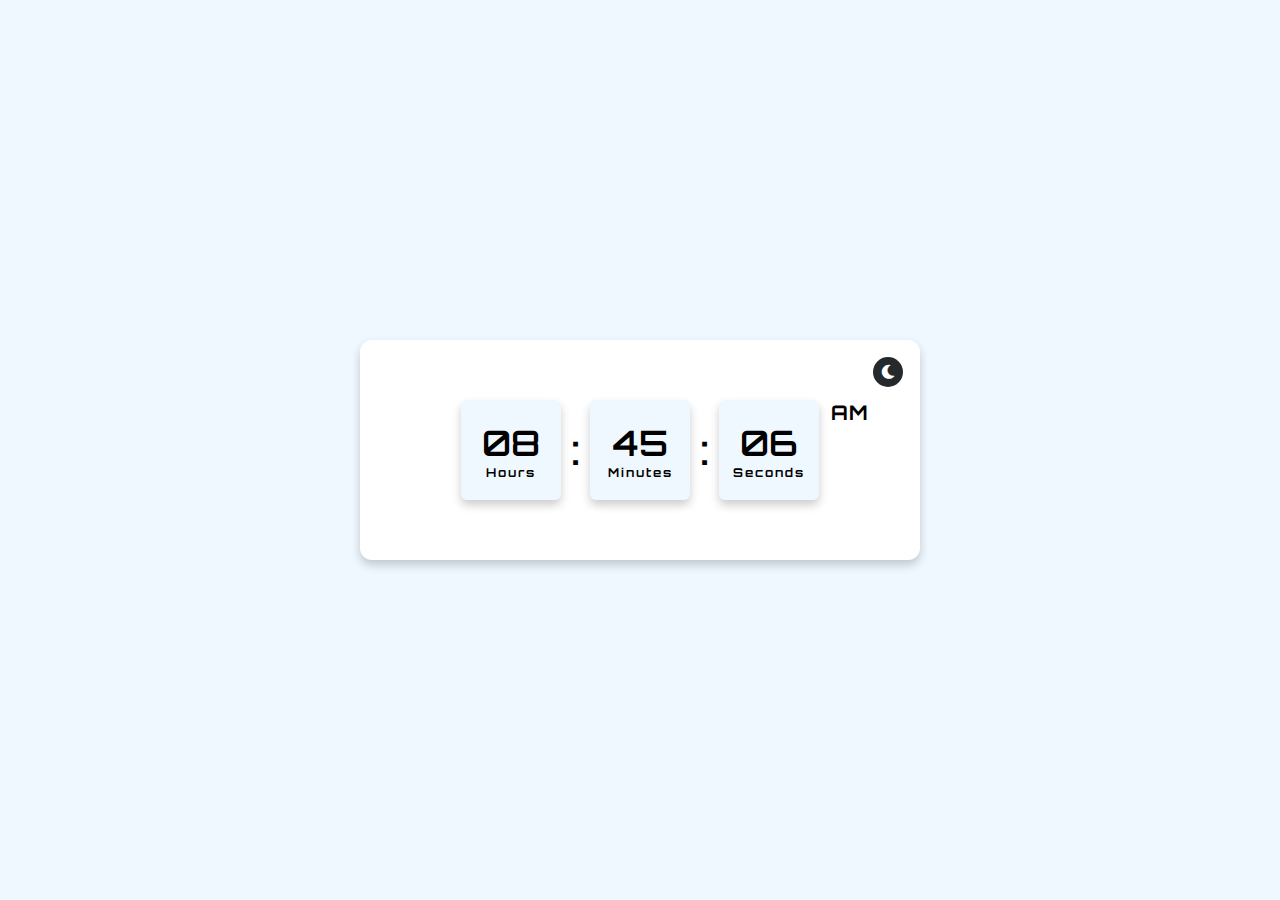
<file: Digital-Clock-main/index.html>
<!DOCTYPE html>
<!-- Coding By Web Coding -->
<html lang="en" dir="ltr">
  <head>
    <meta charset="UTF-8">
   <title> Dynamic Digital Clock</title> 
    <link rel="stylesheet" href="style.css">
    <!-- Fontawesome CDN Link -->
    <link rel="stylesheet" href="https://cdnjs.cloudflare.com/ajax/libs/font-awesome/5.15.4/css/all.min.css" />
   </head>
<body>
  <section>
    <div class="container">
      <div class="icons">
        <i class="fas fa-moon"></i>
        <i class="fas fa-sun"></i>
      </div>
      <div class="time">
        <div class="time-colon">
          <div class="time-text">
            <span class="num hour_num">08</span>
            <span class="text">Hours</span>
          </div>
          <span class="colon">:</span>
        </div>
        <div class="time-colon">
          <div class="time-text">
            <span class="num min_num">45</span>
            <span class="text">Minutes</span>
          </div>
          <span class="colon">:</span>
        </div>
        <div class="time-colon">
          <div class="time-text">
            <span class="num sec_num">06</span>
            <span class="text">Seconds</span>
          </div>
          <span class="am_pm">AM</span>
        </div>
      </div>
    </div>

  </section>

  <script>
  let section = document.querySelector("section"),
  icons = document.querySelector(".icons");

  icons.onclick = ()=>{
    section.classList.toggle("dark");
  }

  // creating a function and calling it in every seconds
  setInterval(()=>{

    let date = new Date(),
    hour = date.getHours(),
    min = date.getMinutes(),
    sec = date.getSeconds();

    let d;
    d = hour < 12 ? "AM" : "PM"; //if hour is smaller than 12, than its value will be AM else its value will be pm
    hour = hour > 12 ? hour - 12 : hour; //if hour value is greater than 12 than 12 will subtracted ( by doing this we will get value till 12 not 13,14 or 24 )
    hour = hour == 0 ? hour = 12 : hour; // if hour value is  0 than it value will be 12

    // adding 0 to the front of all the value if they will less than 10
    hour = hour < 10 ? "0" + hour : hour;
    min = min < 10 ? "0" + min : min;
    sec = sec < 10 ? "0" + sec : sec;

    document.querySelector(".hour_num").innerText = hour;
    document.querySelector(".min_num").innerText = min;
    document.querySelector(".sec_num").innerText = sec;
    document.querySelector(".am_pm").innerText = d;

  }, 1000); // 1000 milliseconds = 1s

  </script>
</body>
</html>
</file>
<file: Digital-Clock-main/style.css>
@import url('https://fonts.googleapis.com/css2?family=Orbitron:wght@400;500;600;700&display=swap');
*{
  margin: 0;
  padding: 0;
  box-sizing: border-box;
  font-family: 'Orbitron', sans-serif;
  transition: all 0.4s ease;
}
section{
  min-height: 100vh;
  width: 100%;
  display: flex;
  align-items: center;
  justify-content: center;
  background: #F0F8FF;
  padding: 0 20px;
}
section.dark{
  background: #24292D;
}
section .container{
  display: flex;
  align-items: center;
  justify-content: center;
  height: 220px;
  max-width: 560px;
  width: 100%;
  background: #fff;
  box-shadow: 0 5px 10px rgba(0, 0, 0, 0.2);
  border-radius: 12px;
  position: relative;
}
section.dark .container{
  background: #323840;
}
section .container .icons i{
  position: absolute;
  right: 17px;
  top: 17px;
  height: 30px;
  width: 30px;
  background: #24292D;
  color: #fff;
  text-align: center;
  line-height: 30px;
  border-radius: 50%;
  font-size: 14px;
  cursor: pointer;
}
section.dark .container .icons i{
  background: #fff;
  color: #323840;
}
.container .icons i.fa-sun{
  opacity: 0;
  pointer-events: none;
}
section.dark .container .icons i.fa-sun{
  opacity: 1;
  pointer-events: auto;
  font-size: 16px;
}
section .container .time{
  display: flex;
  align-items: center;
}
.container .time .time-colon{
  display: flex;
  align-items: center;
  position: relative;
}
.time .time-colon .am_pm{
  position: absolute;
  top: 0;
  right: -50px;
  font-size: 20px;
  font-weight: 700;
  letter-spacing: 1px;
}
section.dark .time .time-colon .am_pm{
  color: #fff;
}
.time .time-colon .time-text{
  height: 100px;
  width: 100px;
  display: flex;
  align-items: center;
  flex-direction: column;
  justify-content: center;
  background: #F0F8FF;
  border-radius: 6px;
  box-shadow: 0 5px 10px rgba(0, 0, 0, 0.2);
}
section.dark .time .time-colon .time-text{
  background: #24292D;
}
.time .time-colon .time-text,
.time .time-colon .colon{
  font-size: 35px;
  font-weight: 600;
}
section.dark .time .time-text .num,
section.dark .time .colon{
  color: #fff;
}
.time .time-colon .colon{
  font-size: 40px;
  margin: 0 10px;
}
.time .time-colon .time-text .text{
  font-size: 12px;
  font-weight: 700;
  letter-spacing: 2px;
}
section.dark  .time .time-colon .text{
  color: #fff;
}
</file>
